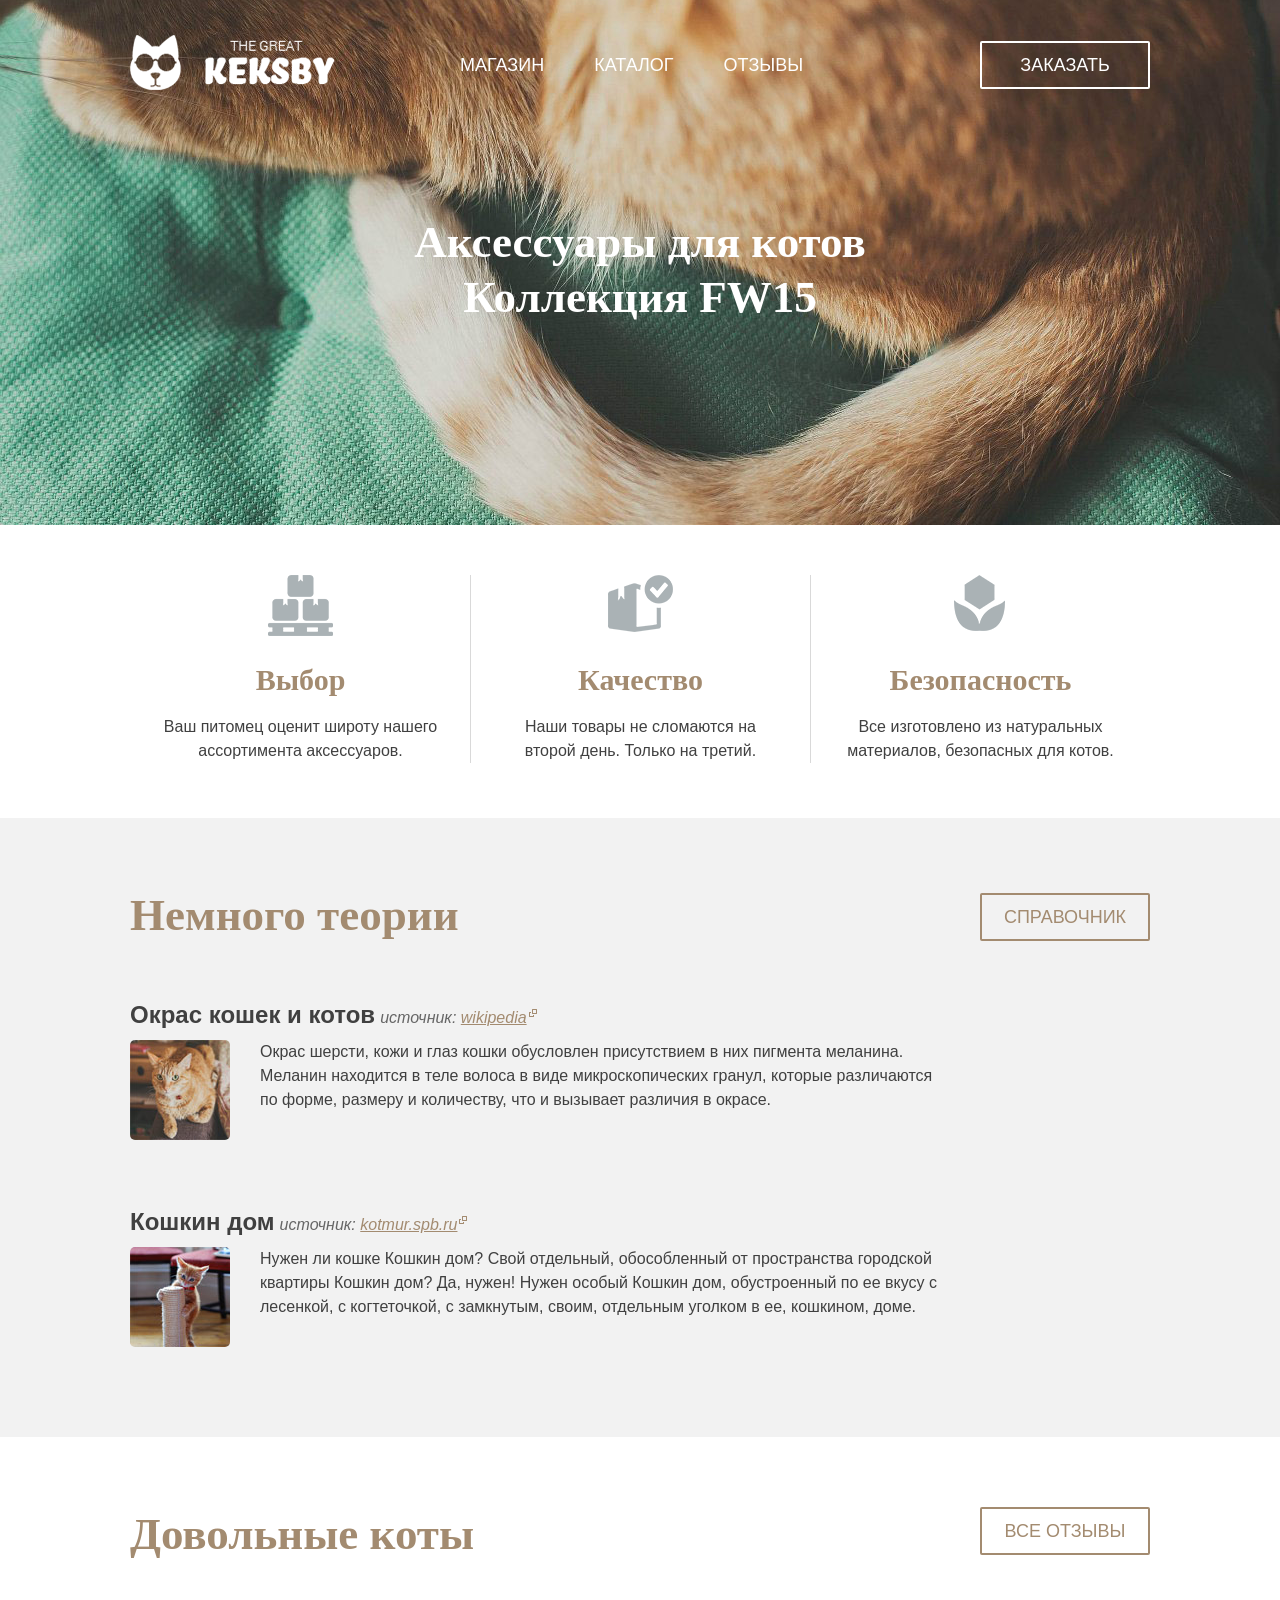
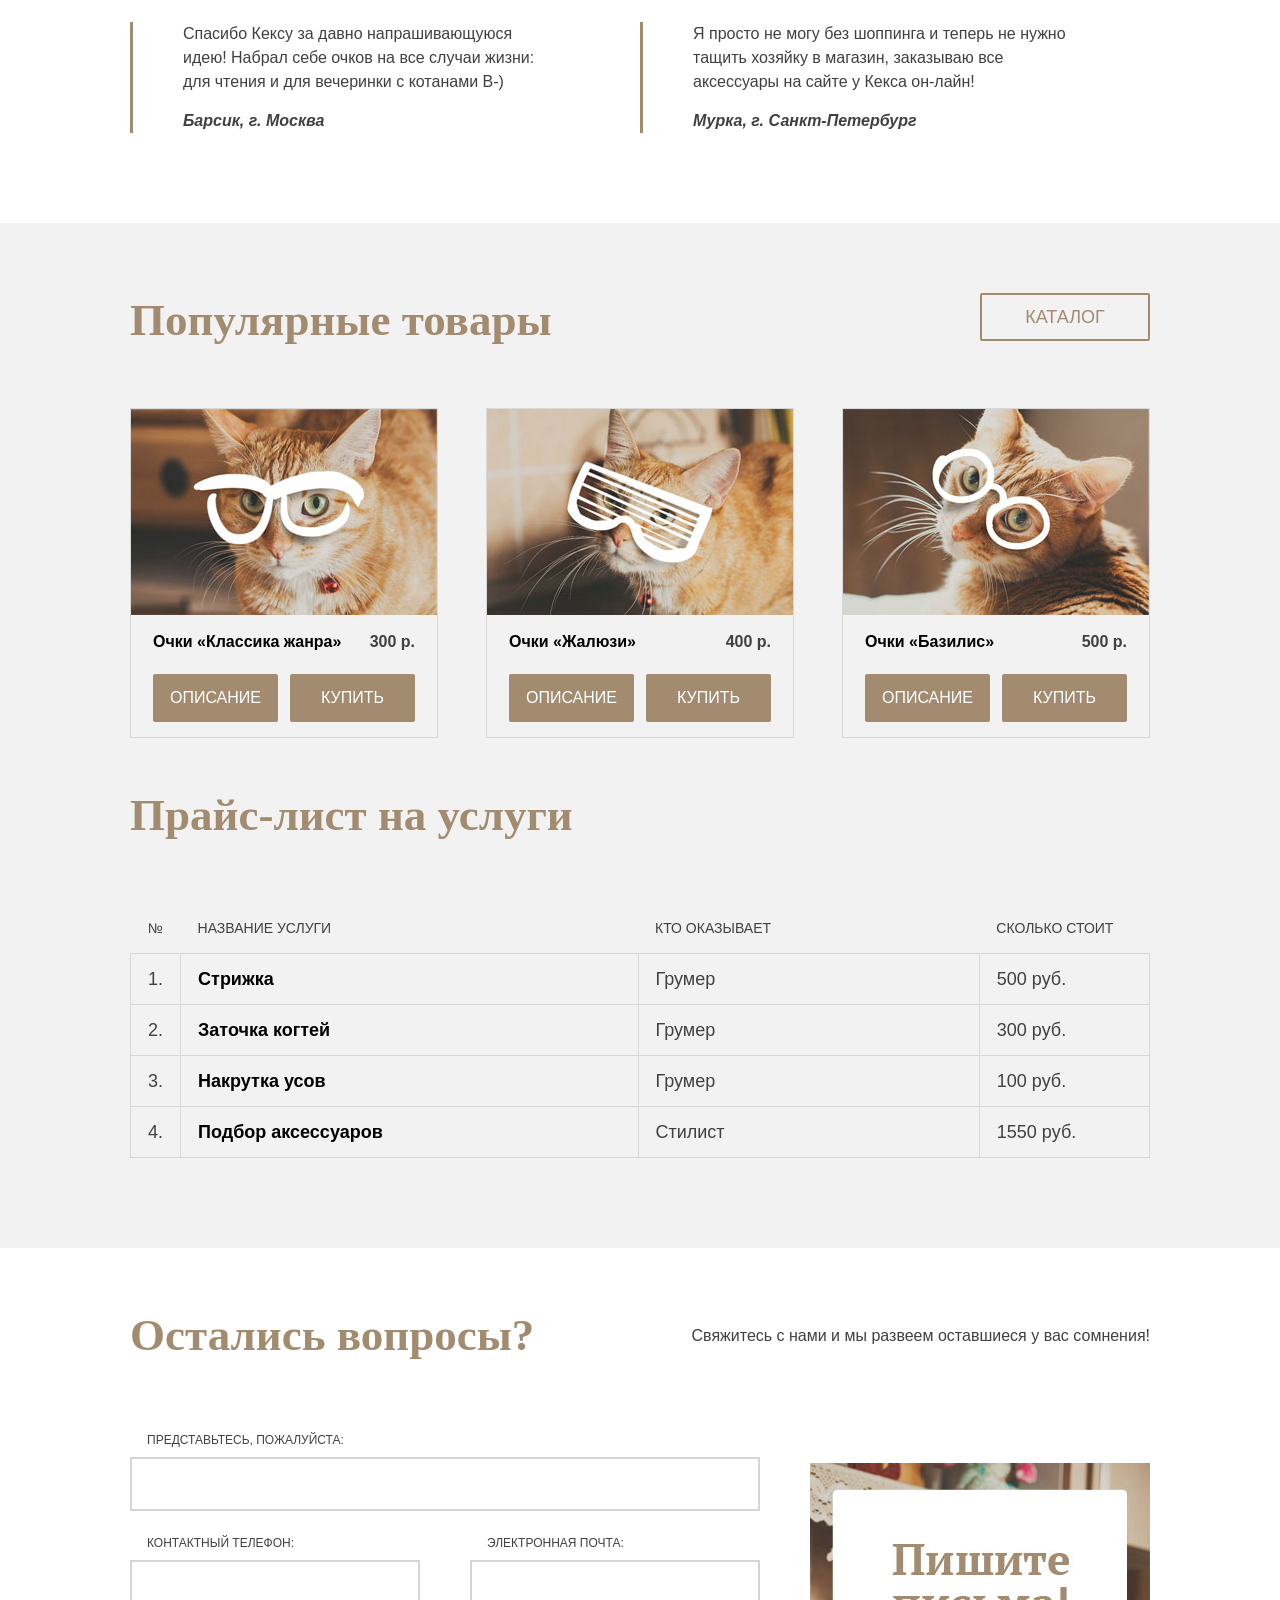
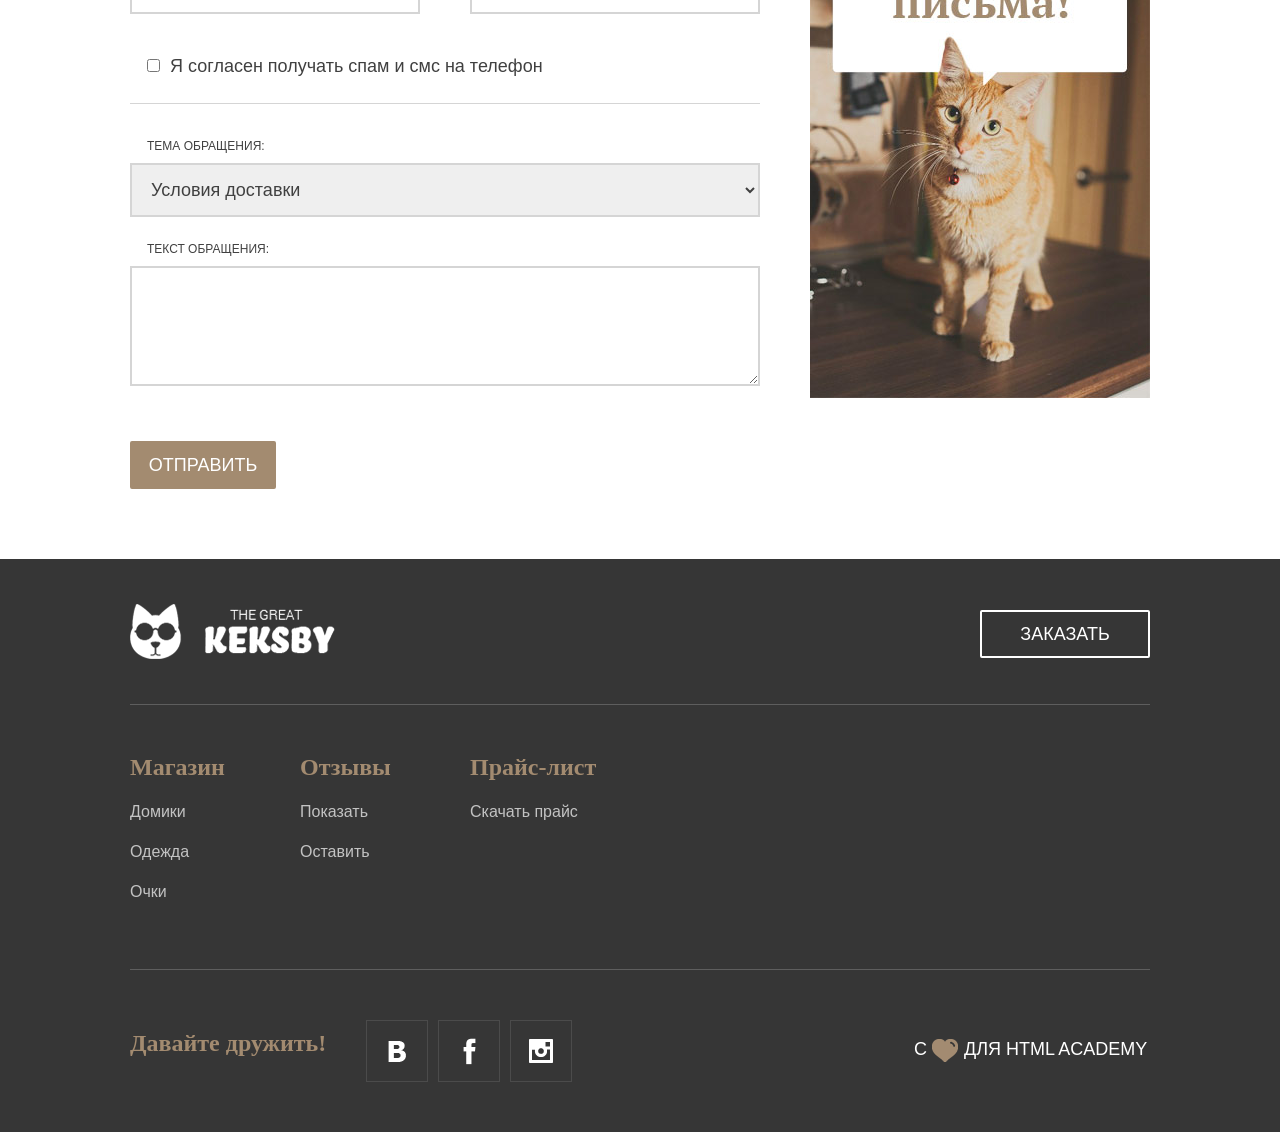
<file: keksbi/index.html>
<!DOCTYPE HTML>
<html lang="ru">
  <head>
    <meta charset="utf-8">
    <title>The Great Keksby</title>
    <link rel="stylesheet" href="css/style.css">
  </head>
  <body>
    <div class="page-header">
      <div class="container">
        <div class="header-top clearfix">
          <div class="header-logo">
            <img src="img/logo.png" alt="The Great Keksby" width="205" height="55">
          </div>
          <ul class="main-nav clearfix">
            <li><a href="#">Магазин</a></li>
            <li><a href="#">Каталог</a></li>
            <li><a href="#">Отзывы</a></li>
          </ul>
          <a class="btn btn-quick-order" href="#">Заказать</a>
        </div>
        <div class="promo">
          <a href="#">Аксессуары для котов<br> Коллекция FW15</a>
        </div>
      </div>
    </div>


    <div class="features">
      <div class="container">
        <ul class="clearfix">
          <li class="feature-item feature-choice">
            <h2 class="feature-title">Выбор</h2>
            <p>Ваш питомец оценит широту нашего ассортимента аксессуаров.</p>
          </li>
          <li class="feature-item feature-quality">
            <h2 class="feature-title">Качество</h2>
            <p>Наши товары не сломаются на второй день. Только на третий.</p>
          </li>
          <li class="feature-item feature-safety">
            <h2 class="feature-title">Безопасность</h2>
            <p>Все изготовлено из натуральных материалов, безопасных для котов.</p>
          </li>
        </ul>
      </div>
    </div>


    <div class="cat-reference">
      <div class="container">
        <h2 class="section-title">Немного теории</h2>
        <a class="btn to-full-reference" href="#" title="Открыть справочник">Справочник</a>
        <dl>
          <dt>
            <h3 class="reference-title">Окрас кошек и котов</h3>
            <i class="reference-source">источник: <a target="_blank" href="https://ru.wikipedia.org">wikipedia</a></i>
          </dt>
          <dd>
            <img src="img/article-1.jpg" alt="Окрас кошек и котов" width="100" height="100">
            <p>Окрас шерсти, кожи и глаз кошки обусловлен присутствием в них пигмента меланина. Меланин находится в теле волоса в виде микроскопических гранул, которые различаются по форме, размеру и количеству, что и вызывает различия в окрасе.</p>
          </dd>
          <dt>
            <h3 class="reference-title">Кошкин дом</h3>
            <i class="reference-source">источник: <a target="_blank" href="http://kotmur.spb.ru">kotmur.spb.ru</a></i>
          </dt>
          <dd>
            <img src="img/article-2.jpg" alt="Кошкин дом" width="100" height="100">
            <p>Нужен ли кошке Кошкин дом? Свой отдельный, обособленный от пространства городской квартиры Кошкин дом? Да, нужен! Нужен особый Кошкин дом, обустроенный по ее вкусу с лесенкой, с когтеточкой, с замкнутым, своим, отдельным уголком в ее, кошкином, доме.</p>
          </dd>
        </dl>
      </div>
    </div>


    <div class="reviews">
      <div class="container">
        <h2 class="section-title">Довольные коты</h2>
        <a class="btn to-all-reviews" href="#" title="Посмотреть все отзывы">Все отзывы</a>
        <div class="reviews-list clearfix">
          <blockquote class="review-item">
            <p>Спасибо Кексу за давно напрашивающуюся идею! Набрал себе очков на все случаи жизни: для чтения и для вечеринки с котанами B-)</p>
            <cite class="review-author">Барсик, г. Москва</cite>
          </blockquote>
          <blockquote class="review-item">
            <p>Я просто не могу без шоппинга и теперь не нужно тащить хозяйку в магазин, заказываю все аксессуары на сайте у Кекса он-лайн!</p>
            <cite class="review-author">Мурка, г. Санкт-Петербург</cite>
          </blockquote>
        </div>
      </div>
    </div>


    <div class="popular-and-price">
      <div class="container">
        <h2 class="section-title">Популярные товары</h2>
        <a class="btn to-catalog" href="#" title="Посмотреть все товары">Каталог</a>
        <div class="popular-items clearfix">
          <div class="catalog-item">
            <img src="img/glasses-1.jpg" alt="очки «Классика жанра»" width="306" height="206">
            <h3>Очки «Классика жанра»</h3>
            <b class="catalog-item-price">300 р.</b>
            <a href="#" class="btn btn-info">Описание</a>
            <a href="#" class="btn btn-buy">Купить</a>
          </div>
          <div class="catalog-item">
            <img src="img/glasses-2.jpg" alt="очки «Жалюзи»" width="306" height="206">
            <h3>Очки «Жалюзи»</h3>
            <b class="catalog-item-price">400 р.</b>
            <a href="#" class="btn btn-info">Описание</a>
            <a href="#" class="btn btn-buy">Купить</a>
          </div>
          <div class="catalog-item">
            <img src="img/glasses-3.jpg" alt="очки «Базилис»" width="306" height="206">
            <h3>Очки «Базилис»</h3>
            <b class="catalog-item-price">500 р.</b>
            <a href="#" class="btn btn-info">Описание</a>
            <a href="#" class="btn btn-buy">Купить</a>
          </div>
        </div>

        <h2 class="section-title">Прайс-лист на услуги</h2>
        <table class="price-list">
          <tr>
            <th class="price-number">№</th>
            <th>Название услуги</th>
            <th>Кто оказывает</th>
            <th>Сколько стоит</th>
          </tr>
          <tr>
            <td class="price-number">1.</td>
            <td class="price-name">Стрижка</td>
            <td class="price-master">Грумер</td>
            <td class="price-cost">500 руб.</td>
          </tr>
          <tr>
            <td class="price-number">2.</td>
            <td class="price-name">Заточка когтей</td>
            <td class="price-master">Грумер</td>
            <td class="price-cost">300 руб.</td>
          </tr>
          <tr>
            <td class="price-number">3.</td>
            <td class="price-name">Накрутка усов</td>
            <td class="price-master">Грумер</td>
            <td class="price-cost">100 руб.</td>
          </tr>
          <tr>
            <td class="price-number">4.</td>
            <td class="price-name">Подбор аксессуаров</td>
            <td class="price-master">Стилист</td>
            <td class="price-cost">1550 руб.</td>
          </tr>
        </table>
      </div>
    </div>


    <div class="feedback">
      <div class="container">
        <h2 class="section-title">Остались вопросы?</h2>
        <p class="feedback-tip">Свяжитесь с нами и мы развеем оставшиеся у вас сомнения!</p>
        <form class="feedback-form" action="/keksby-mail" method="post">
          <div class="feedback-form-group">
            <label for="fullname">Представьтесь, пожалуйста:</label>
            <input type="text" name="fullname" id="fullname">
          </div>
          <div class="clearfix">
            <div class="feedback-form-group feedback-form-group-left-part">
              <label for="phone">Контактный телефон:</label>
              <input type="text" name="phone" id="phone">
            </div>
            <div class="feedback-form-group feedback-form-group-right-part">
              <label for="email">Электронная почта:</label>
              <input type="text" name="email" id="email">
            </div>
          </div>
          <div class="checkbox-area">
            <label>
              <input type="checkbox" name="subscription">
              Я согласен получать спам и смс на телефон
            </label>
          </div>
          <div class="feedback-form-group">
            <label for="topic">Тема обращения:</label>
            <select name="topic" id="topic">
              <option value="1">Условия доставки</option>
              <option value="2">Возврат товара</option>
              <option value="3">Жалоба в Роспотребнадзор</option>
            </select>
          </div>
          <div class="feedback-form-group">
            <label for="message">Текст обращения:</label>
            <textarea name="message" id="message"></textarea>
          </div>
          <input type="submit" class="btn" value="Отправить">
        </form>
      </div>
    </div>


    <div class="page-footer">
      <div class="container">
        <div class="footer-top clearfix">
          <div class="footer-logo">
            <img src="img/logo.png" alt="The Great Keksby" width="205" height="55">
          </div>
          <a href="#" class="btn btn-quick-order">Заказать</a>
        </div>

        <div class="footer-middle clearfix">
          <div class="footer-menu">
            <h3>Магазин</h3>
            <ul>
              <li><a href="#">Домики</a></li>
              <li><a href="#">Одежда</a></li>
              <li><a href="#">Очки</a></li>
            </ul>
          </div>
          <div class="footer-menu">
            <h3>Отзывы</h3>
            <ul>
              <li><a href="#">Показать</a></li>
              <li><a href="#">Оставить</a></li>
            </ul>
          </div>
          <div class="footer-menu">
            <h3>Прайс-лист</h3>
            <ul>
              <li><a href="#">Скачать прайс</a></li>
            </ul>
          </div>
        </div>

        <div class="footer-bottom clearfix">
          <div class="footer-social">
            <b>Давайте дружить!</b>
            <a class="social-btn social-btn-vk" href="https://vk.com/htmlacademy">Вконтакте</a>
            <a class="social-btn social-btn-fb" href="https://facebook.com/htmlacademy">Фейсбук</a>
            <a class="social-btn social-btn-in" href="https://instagram.com/htmlacademy">Инстаграм</a>
          </div>
          <div class="footer-copyright">
            С <span class="heart">любовью</span> для <a href="https://htmlacademy.ru">HTML Academy</a>
          </div>
        </div>
      </div>
    </div>

  </body>
</html>
</file>
<file: keksbi/css/style.css>
body {
    min-width: 1040px;
    margin: 0;
    padding: 0;
    font-size: 18px;
    line-height: 24px;
    font-family: "Arial", sans-serif;
    color: #404040;
    background-color: white;
}

.container {
    width: 1020px;
    margin: 0 auto;
}

.clearfix::after {
    content: "";
    display: table;
    clear: both;
}

.page-header {
    min-height: 490px;
    padding-top: 35px;
    background-image: url("../img/header-bg.jpg");
    background-repeat: no-repeat;
    background-position: center;
    background-size: cover;
}

.page-header,
.page-footer {
    color: #c3c3c3;
    background-color: #363636;
}

.header-top {
    margin-bottom: 125px;
}

.header-logo {
    float: left;
    width: 205px;
    height: 55px;
}

.header-logo img {
    width: 205px;
    height: 55px;
}

.main-nav {
    float: left;
    width: 520px;
    margin: 0;
    margin-top: 18px;
    margin-left: 125px;
    padding: 0;
    list-style: none;
}

.main-nav li {
    float: left;
    margin-right: 50px;
    text-transform: uppercase;
}

.main-nav li:last-child {
    margin-right: 0;
}

.main-nav a {
    color: #ffffff;
    text-decoration: none;
}

.main-nav a:hover {
    text-decoration: underline;
}

.main-nav a:active {
    color: rgba(255, 255, 255, 0.3);
}

.btn {
    display: inline-block;
    width: 146px;
    padding: 10px;
    font: inherit;
    vertical-align: top;
    text-align: center;
    color: #a38b70;
    text-transform: uppercase;
    text-decoration: none;
    word-wrap: break-word;
    border: 2px solid #a38b70;
    border-radius: 2px;
}

.btn:hover {
    color: #8d745a;
    border-color: #8d745a;
}

.btn:active {
    color: rgba(141, 116, 90, 0.3);
    border-color: #8d745a;
}

.btn-quick-order {
    float: right;
    margin-top: 6px;
    border-color: #ffffff;
    color: #ffffff;
}

.btn-quick-order:hover {
    color: #404040;
    background-color: #ffffff;
    border-color: #ffffff;
}

.btn-quick-order:active {
    color: rgba(64, 64, 64, 0.3);
    background-color: #ffffff;
    border-color: #ffffff;
}

.promo {
    font-weight: bold;
    font-size: 45px;
    line-height: 55px;
    font-family: "Georgia", serif;
    text-align: center;
}

.promo a {
    color: #ffffff;
    text-decoration: none;
}

.features {
    padding-top: 50px;
    padding-bottom: 55px;
}

.features ul {
    margin: 0;
    padding: 0;
    list-style: none;
}

.feature-item {
    position: relative;
    float: left;
    width: 279px;
    padding-top: 90px;
    padding-right: 30px;
    padding-left: 30px;
    text-align: center;
    border-left: 1px solid #d9d9d9;
}

.feature-item:first-child {
    border-left-color: transparent;
}

.feature-item::before {
    content: "";
    position: absolute;
    top: 0;
    left: 137px;
    width: 65px;
    height: 65px;
    background-image: url("../img/sprite.png");
    background-repeat: no-repeat;
}

.feature-choice::before {
    background-position: -5px -5px;
}

.feature-quality::before {
    background-position: -5px -76px;
}

.feature-safety::before {
    background-position: 1px -143px;
}

.feature-title {
    margin: 0;
    margin-bottom: 20px;
    font-weight: bold;
    font-size: 30px;
    line-height: 30px;
    font-family: "Georgia", serif;
    color: #a38b70;
}

.feature-item p {
    margin: 0;
    font-size: 16px;
}

.cat-reference {
    padding-top: 70px;
    padding-bottom: 90px;
    background-color: #f2f2f2;
}

.cat-reference .container {
    position: relative;
}

.section-title {
    margin: 0;
    margin-right: 180px;
    margin-bottom: 60px;
    font-weight: bold;
    font-size: 45px;
    line-height: 55px;
    font-family: "Georgia", serif;
    color: #a38b70;
}

.to-full-reference {
    position: absolute;
    top: 5px;
    right: 0;
}

.cat-reference dl {
    width: 820px;
    margin: 0;
    padding: 0;
}

.cat-reference dt {
    margin: 0;
    margin-bottom: 10px;
}

.cat-reference dd {
    position: relative;
    min-height: 100px;
    margin: 0;
    padding-left: 130px;
    font-size: 16px;
}

.cat-reference dd + dt {
    margin-top: 70px;
}

.cat-reference dd img {
    position: absolute;
    top: 0;
    left: 0;
    width: 100px;
    height: 100px;
    border-radius: 5px;
}

.cat-reference dd p {
    margin: 0;
}

.reference-title {
    display: inline;
    font-size: 24px;
}

.reference-source {
    font-size: 16px;
    color: #666666;
    font-style: italic;
}

.reference-source a {
    position: relative;
    color: #a38b70;
}

.reference-source a:hover {
    color: #8d745a;
}

.reference-source a:active {
    color: rgba(141, 116, 90, 0.3);
}

.reference-source a::after {
    content: "";
    top: 0;
    right: -10px;
    position: absolute;
    width: 8px;
    height: 8px;
    background: url("../img/sprite.png") no-repeat -5px -210px;
}

.reviews {
    padding-top: 70px;
    padding-bottom: 90px;
}

.reviews .container {
    position: relative;
}

.to-all-reviews {
    position: absolute;
    top: 0;
    right: 0;
}

.review-item {
    float: left;
    width: 377px;
    margin: 0;
    margin-right: 80px;
    padding: 0;
    padding-left: 50px;
    font-size: 16px;
    border-left: 3px solid #a38b70;
}

.review-item p {
    margin: 0;
    margin-bottom: 15px;
}

.review-author {
    font-weight: bold;
    font-style: italic;
}

.popular-and-price {
    padding-top: 70px;
    padding-bottom: 90px;
    background-color: #f2f2f2;
}

.popular-and-price .container {
    position: relative;
}

.popular-items {
    margin-bottom: 50px;
}

.to-catalog {
    position: absolute;
    top: 0;
    right: 0;
}

.catalog-item {
    position: relative;
    float: left;
    width: 262px;
    margin-right: 48px;
    padding: 15px 22px;
    padding-top: 221px;
    font-size: 16px;
    border: 1px solid #d8d8d8;
}

.catalog-item:last-child {
    margin-right: 0;
}

.catalog-item img {
    position: absolute;
    top: 0;
    left: 0;
    width: 306px;
    height: 206px;
 }

.catalog-item h3 {
    float: left;
    max-width: 205px;
    margin: 0;
    margin-bottom: 20px;
    font-size: 16px;
    color: #000000;
}

.catalog-item-price {
    float: right;
    max-width: 55px;
    margin-bottom: 20px;
}

.catalog-item .btn {
    width: 101px;
    color: #ffffff;
    background-color: #a38b70;
}

.catalog-item .btn:hover {
    background-color: #8d745a;
}

.catalog-item .btn:active {
    color: rgba(255, 255, 255, 0.3);
}

.catalog-item .btn-info {
    float: left;
    clear: left;
}

.catalog-item .btn-buy {
    float: right;
}

.price-list {
    width: 100%;
    border-collapse: collapse;
    line-height: 30px;
}

.price-list th {
    font-weight: normal;
    font-size: 14px;
    text-align: left;
    text-transform: uppercase;
}

.price-list td {
    border: 1px solid #d8d8d8;
}

.price-list th,
.price-list td {
    padding: 10px 17px;
}

.price-list .price-number {
    width: 15px;
    text-align: center;
}

.price-list .price-name {
    width: 422px;
    font-weight: bold;
    color: #000000;
}

.price-list .price-master {
    width: 306px;
}

.price-list .price-cost {
    width: 135px;
}

.feedback {
    padding-top: 60px;
    padding-bottom: 70px;
}

.feedback .container {
    position: relative;
}

.feedback .section-title {
    max-width: 500px;
}

.feedback-tip {
    position: absolute;
    top: 0;
    right: 0;
    max-width: 500px;
    font-size: 16px;
}

.feedback-form {
    width: 630px;
    padding-right: 390px;
    background-image: url("../img/write.jpg");
    background-repeat: no-repeat;
    background-position: 100% 40px;
}

.feedback-form-group {
    margin-bottom: 15px;
}

.feedback-form-group-left-part {
    float: left;
}

.feedback-form-group-right-part {
    float: right;
}

.feedback-form-group-left-part,
.feedback-form-group-right-part {
    width: 290px;
}

.feedback-form-group label {
    display: inline-block;
    padding: 5px 0;
    padding-left: 17px;
    font-size: 12px;
    text-transform: uppercase;
}

.feedback-form input[type="text"],
.feedback-form select,
.feedback-form textarea {
    box-sizing: border-box;
    width: 100%;
    height: 54px;
    padding: 9px 15px;
    font: inherit;
    color: inherit;
    border: 2px solid #d5d5d5;
}

.feedback-form input[type="text"]:hover,
.feedback-form select:hover,
.feedback-form textarea:hover {
    border-color: #bebebe;
}

.feedback-form input[type="text"]:focus,
.feedback-form select:focus,
.feedback-form textarea:focus {
    border-color: #8d745a;
}

.feedback-form textarea {
    display: block;
    min-height: 120px;
}

.checkbox-area {
    margin-bottom: 25px;
    padding-top: 25px;
    padding-bottom: 25px;
    padding-left: 17px;
    border-bottom: 1px solid #d5d5d5;
}

.checkbox-area input[type="checkbox"] {
    margin: 0;
    margin-right: 5px;
}

.feedback-form .btn {
    margin-top: 40px;
    color: #ffffff;
    background-color: #a38b70;
}

.feedback-form .btn:hover {
    background-color: #8d745a;
}

.feedback-form .btn:active {
    color: rgba(255, 255, 255, 0.3);
}

.page-footer {
    padding-top: 45px;
    padding-bottom: 50px;
}

.footer-top {
    margin-bottom: 45px;
}

.footer-logo {
    float: left;
    width: 205px;
    height: 55px;
}

.footer-logo img {
    width: 205px;
    height: 55px;
}

.footer-middle {
    margin-bottom: 50px;
    padding-top: 50px;
}

.footer-middle,
.footer-bottom {
    border-top: 1px solid #5e5e5e;
}

.footer-menu {
    float: left;
    width: 150px;
    margin-right: 20px;
}

.footer-menu h3 {
    margin: 0;
    margin-bottom: 20px;
    font-weight: bold;
    font-size: 24px;
    font-family: "Georgia", serif;
    color: #a38b70;
}

.footer-menu ul {
    margin: 0;
    padding: 0;
    list-style: none;
}

.footer-menu li {
    margin-bottom: 15px;
}

.footer-menu a {
    font-size: 16px;
    color: #c3c3c3;
    text-decoration: none;
}

.footer-menu a:hover {
    color: #ffffff;
}

.footer-menu a:active {
    color: rgba(255, 255, 255, 0.3);
}

.footer-bottom {
    padding-top: 50px;
}

.footer-social {
    float: left;
    width: 490px;
    font-size: 0;
}

.footer-social b {
    margin-right: 40px;
    font-size: 24px;
    font-family: "Georgia", serif;
    color: #a38b70;
}

.social-btn {
    display: inline-block;
    width: 60px;
    height: 60px;
    margin-right: 10px;
    vertical-align: middle;
    color: #ffffff;
    background-image: url("../img/sprite.png");
    background-repeat: no-repeat;
    border: 1px solid rgba(255, 255, 255, 0.1);
}

.social-btn:hover {
    border-color: rgba(255, 255, 255, 0.3);
}

.social-btn:active {
    border-color: #ffffff;
    opacity: 0.1;
}

.social-btn-vk {
    background-position: 16px -238px;
}

.social-btn-fb {
    background-position: 19px -297px;
}

.social-btn-in {
    background-position: 13px -358px;
}

.footer-copyright {
    float: right;
    width: 236px;
    margin-top: 17px;
    color: #ffffff;
    text-transform: uppercase;
}

.footer-copyright .heart {
    display: inline-block;
    width: 27px;
    height: 24px;
    font-size: 0;
    vertical-align: middle;
    background-image: url("../img/sprite.png");
    background-repeat: no-repeat;
    background-position: -5px -419px;
}

.footer-copyright a {
    color: #ffffff;
    text-decoration: none;
}

.footer-copyright a:hover {
    text-decoration: underline;
}

.footer-copyright a:active {
    color: rgba(255, 255, 255, 0.3);
}
</file>
